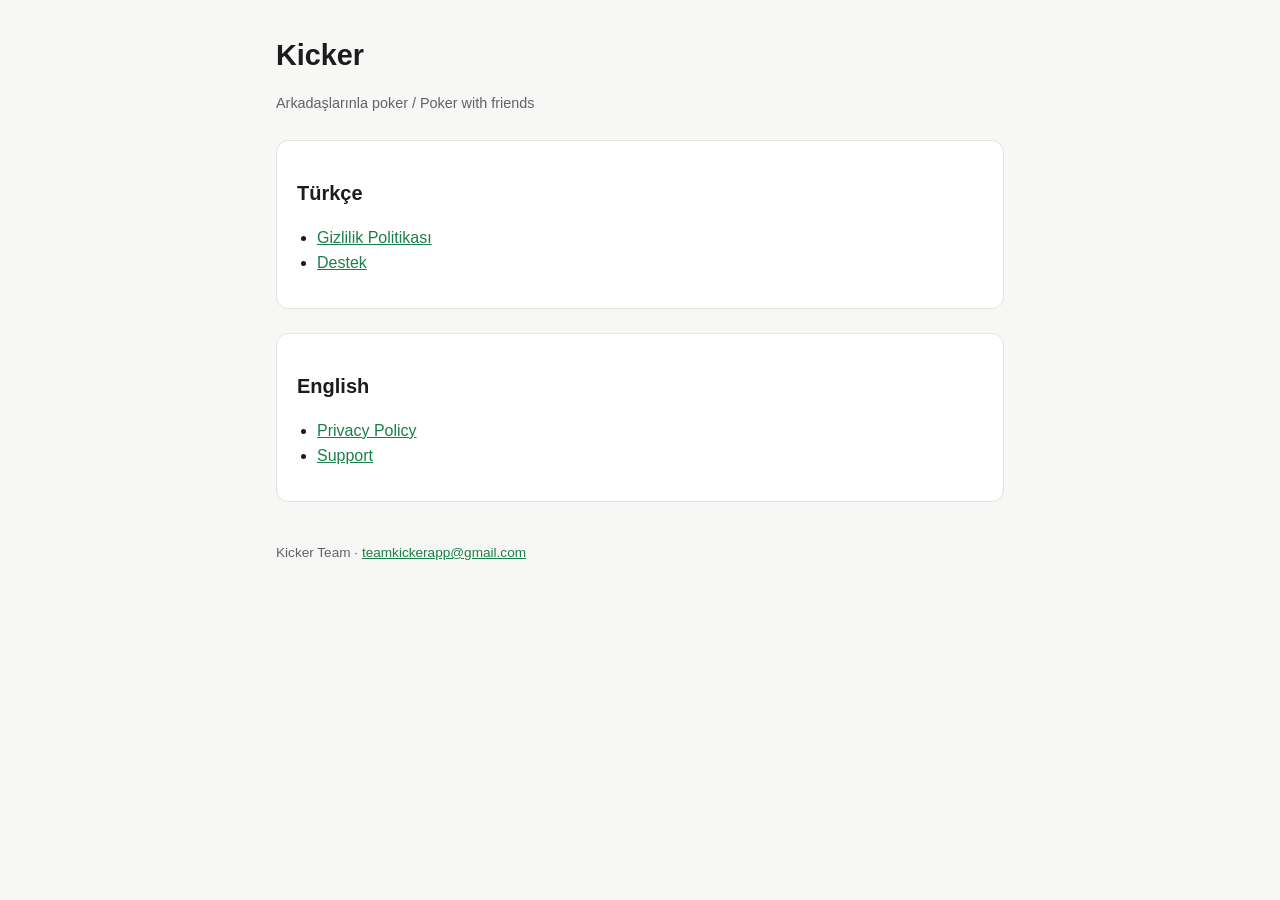
<file: index.html>
<!doctype html>
<html lang="tr">
<head>
  <meta charset="utf-8">
  <meta name="viewport" content="width=device-width, initial-scale=1">
  <title>Kicker</title>
  <link rel="stylesheet" href="style.css">
</head>
<body>
<main>
  <header>
    <h1>Kicker</h1>
    <p class="muted">Arkadaşlarınla poker / Poker with friends</p>
  </header>

  <section class="card">
    <h2>Türkçe</h2>
    <ul>
      <li><a href="privacy.html#tr">Gizlilik Politikası</a></li>
      <li><a href="support.html#tr">Destek</a></li>
    </ul>
  </section>

  <section class="card">
    <h2>English</h2>
    <ul>
      <li><a href="privacy.html#en">Privacy Policy</a></li>
      <li><a href="support.html#en">Support</a></li>
    </ul>
  </section>

  <footer>Kicker Team · <a href="mailto:teamkickerapp@gmail.com">teamkickerapp@gmail.com</a></footer>
</main>
</body>
</html>
</file>
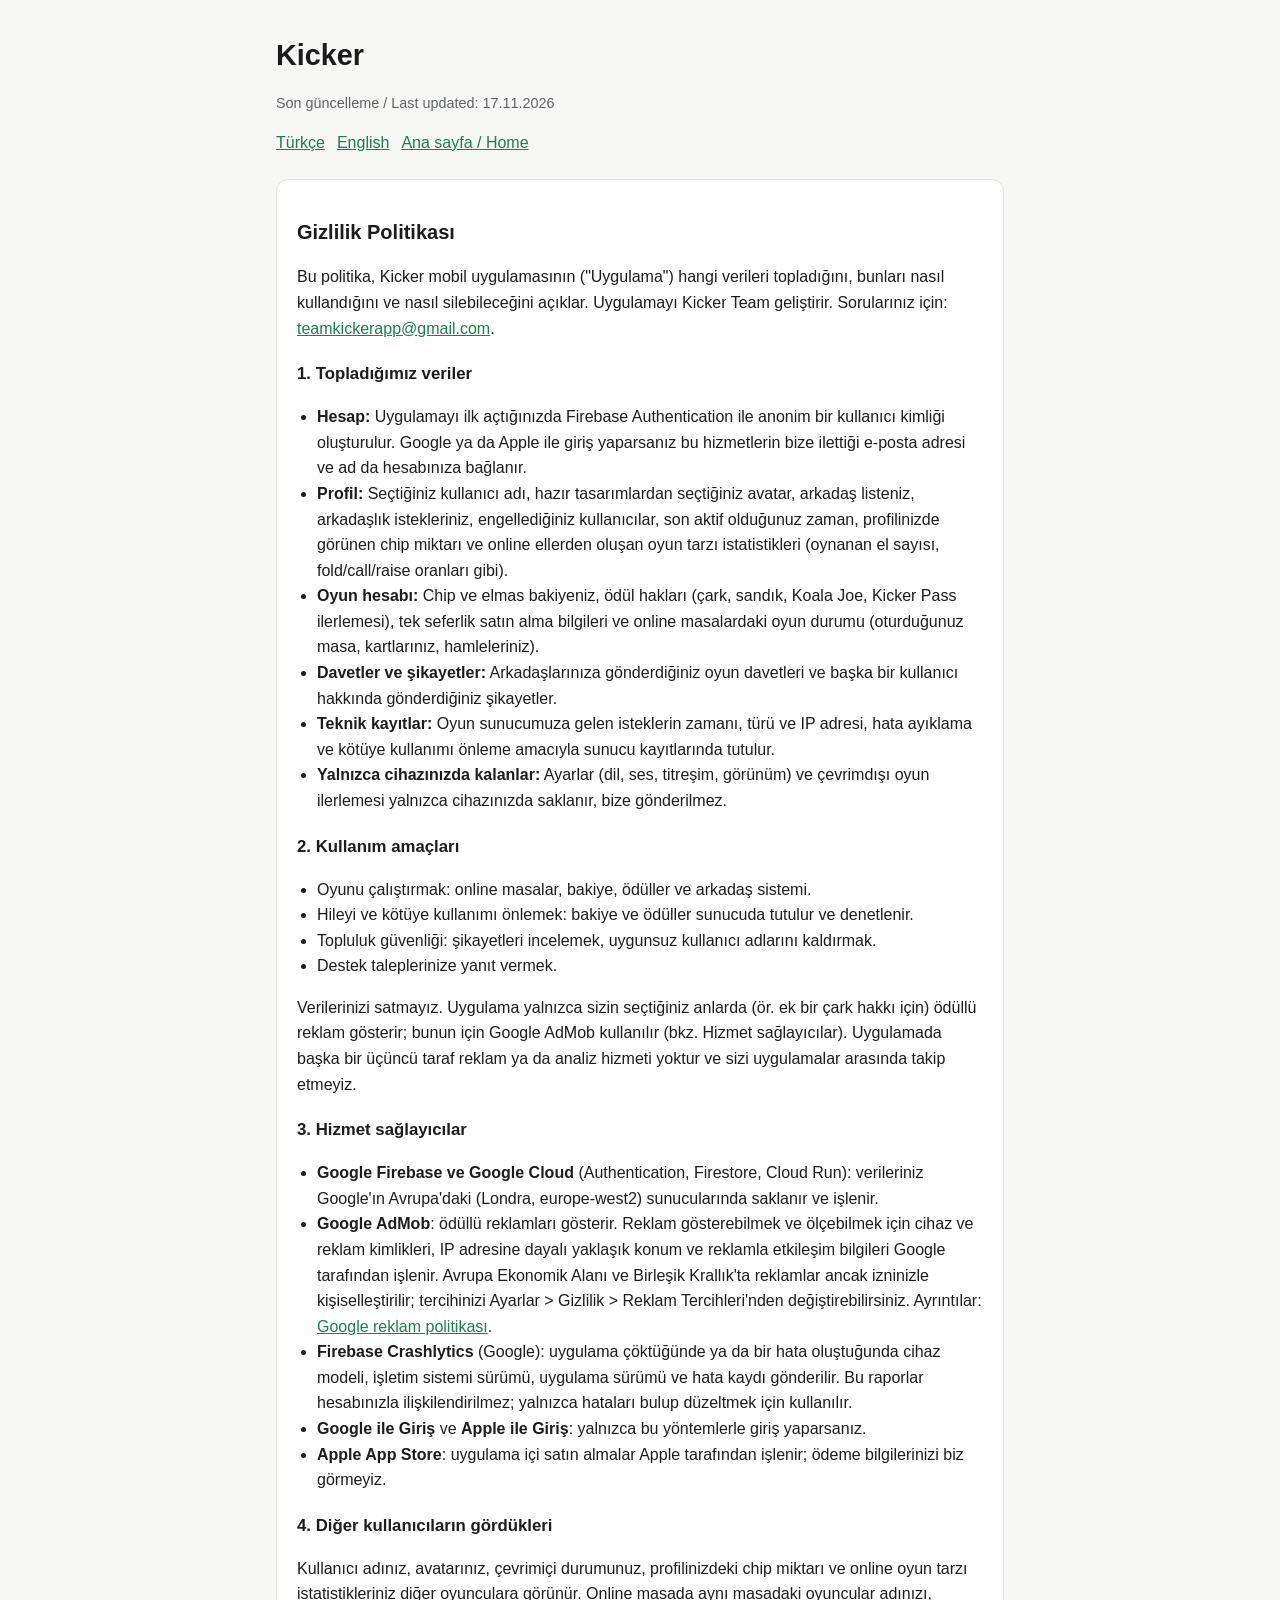
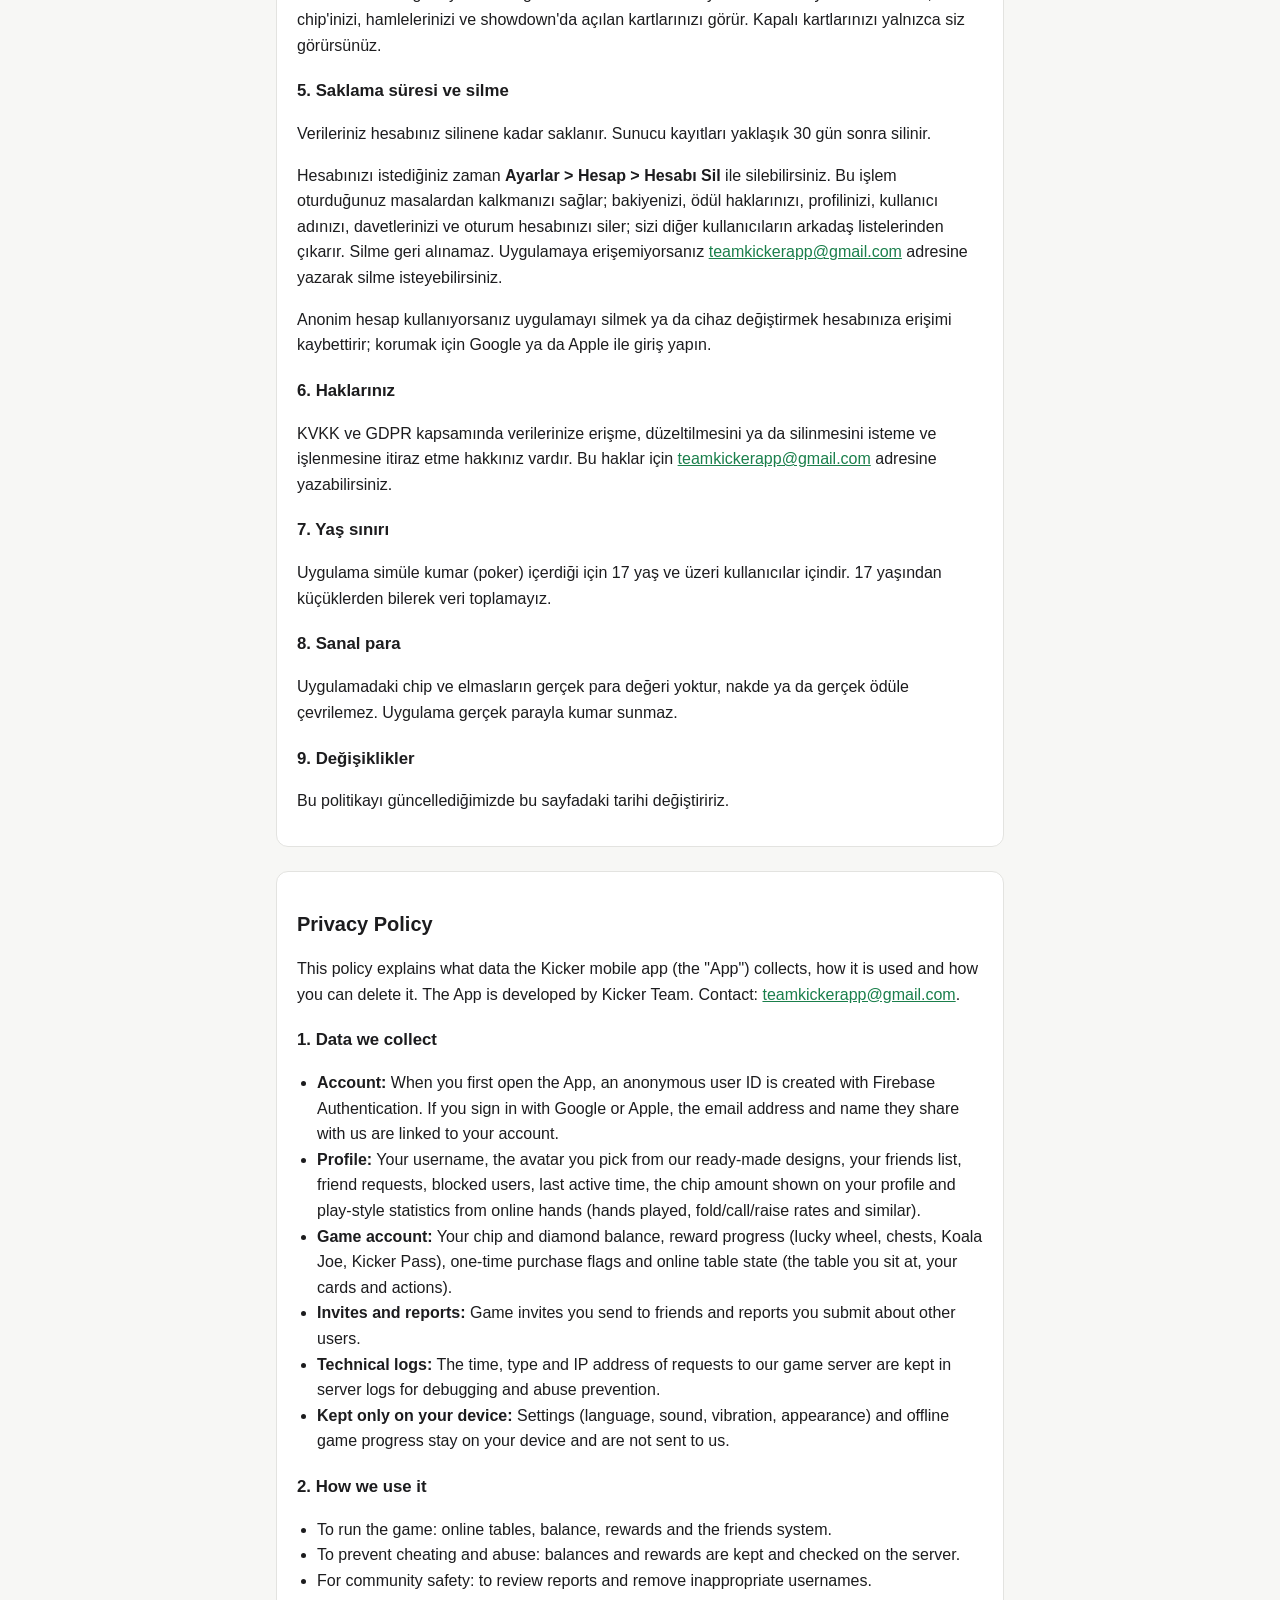
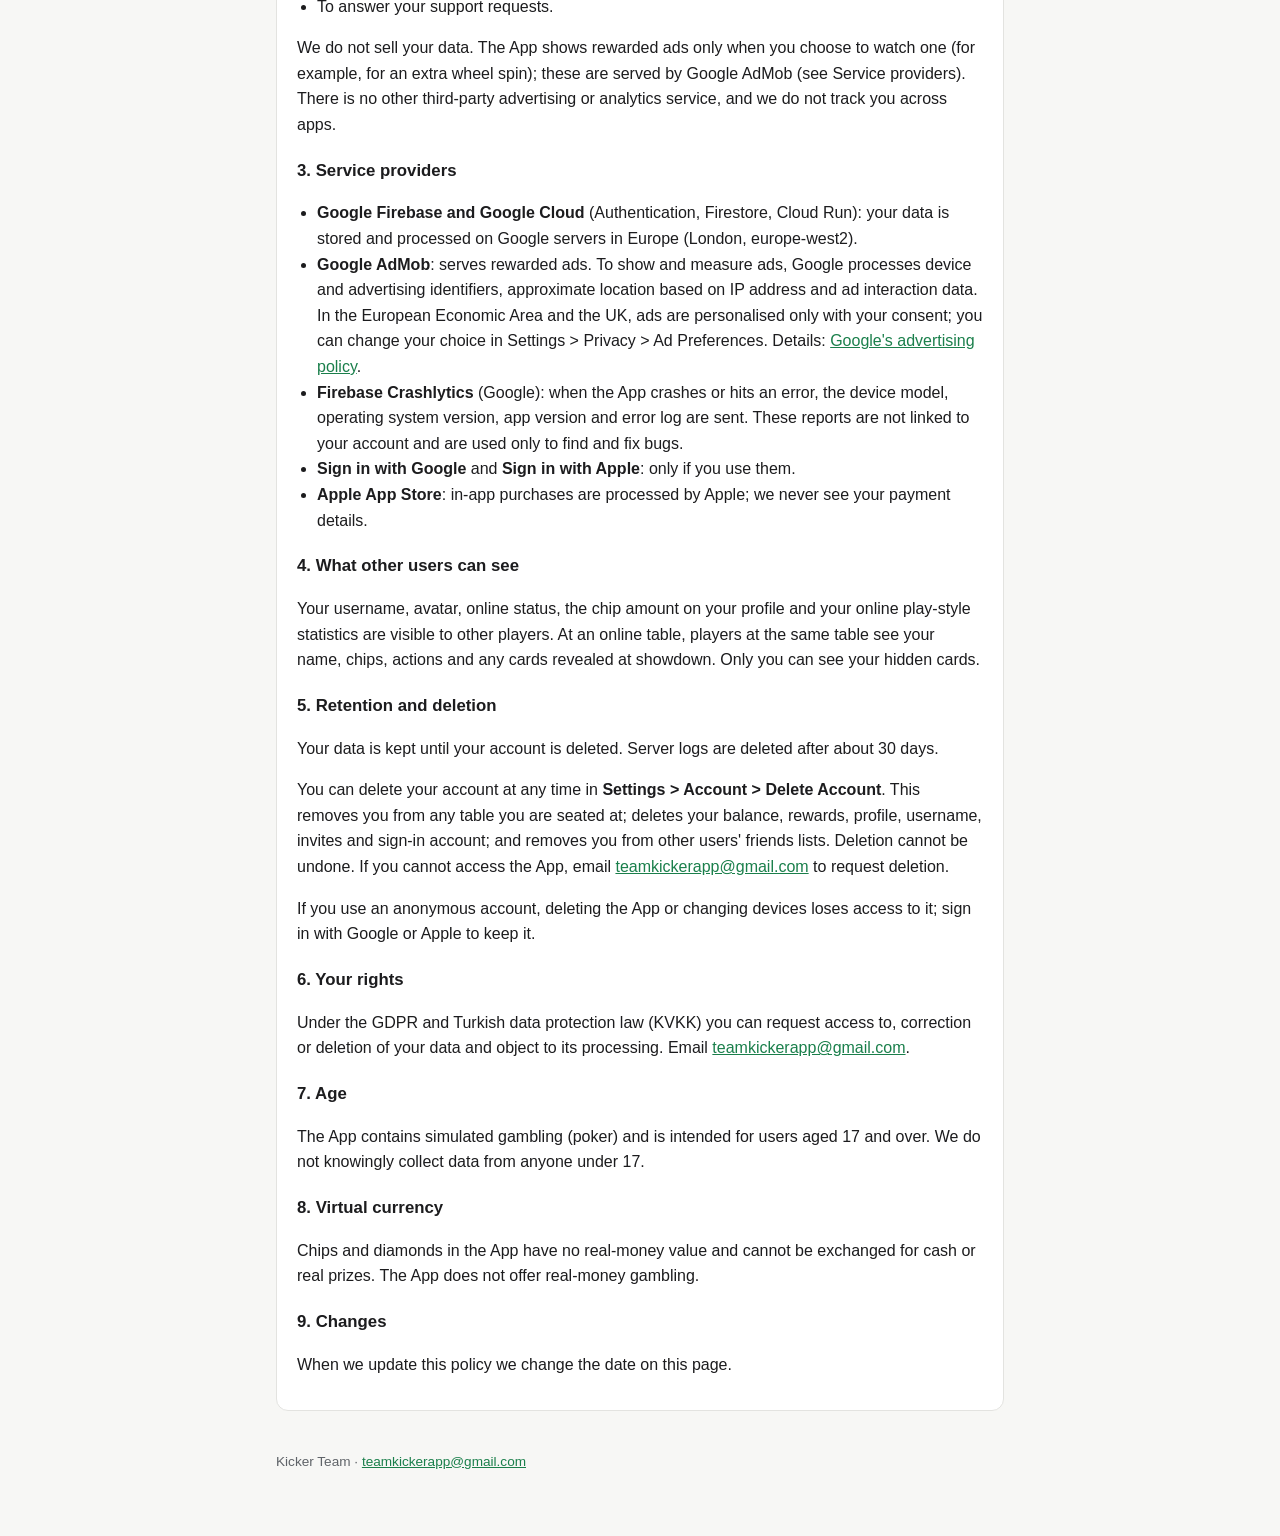
<file: privacy.html>
<!doctype html>
<html lang="tr">
<head>
  <meta charset="utf-8">
  <meta name="viewport" content="width=device-width, initial-scale=1">
  <title>Kicker Gizlilik Politikası / Privacy Policy</title>
  <link rel="stylesheet" href="style.css">
</head>
<body>
<main>
  <header>
    <h1>Kicker</h1>
    <p class="muted">Son güncelleme / Last updated: 17.11.2026</p>
    <nav class="lang"><a href="#tr">Türkçe</a><a href="#en">English</a><a href="index.html">Ana sayfa / Home</a></nav>
  </header>

  <!-- ===================== TÜRKÇE ===================== -->
  <section class="card" id="tr" lang="tr">
    <h2>Gizlilik Politikası</h2>
    <p>Bu politika, Kicker mobil uygulamasının ("Uygulama") hangi verileri topladığını, bunları nasıl kullandığını ve nasıl silebileceğini açıklar. Uygulamayı Kicker Team geliştirir. Sorularınız için: <a href="mailto:teamkickerapp@gmail.com">teamkickerapp@gmail.com</a>.</p>

    <h3>1. Topladığımız veriler</h3>
    <ul>
      <li><strong>Hesap:</strong> Uygulamayı ilk açtığınızda Firebase Authentication ile anonim bir kullanıcı kimliği oluşturulur. Google ya da Apple ile giriş yaparsanız bu hizmetlerin bize ilettiği e-posta adresi ve ad da hesabınıza bağlanır.</li>
      <li><strong>Profil:</strong> Seçtiğiniz kullanıcı adı, hazır tasarımlardan seçtiğiniz avatar, arkadaş listeniz, arkadaşlık istekleriniz, engellediğiniz kullanıcılar, son aktif olduğunuz zaman, profilinizde görünen chip miktarı ve online ellerden oluşan oyun tarzı istatistikleri (oynanan el sayısı, fold/call/raise oranları gibi).</li>
      <li><strong>Oyun hesabı:</strong> Chip ve elmas bakiyeniz, ödül hakları (çark, sandık, Koala Joe, Kicker Pass ilerlemesi), tek seferlik satın alma bilgileri ve online masalardaki oyun durumu (oturduğunuz masa, kartlarınız, hamleleriniz).</li>
      <li><strong>Davetler ve şikayetler:</strong> Arkadaşlarınıza gönderdiğiniz oyun davetleri ve başka bir kullanıcı hakkında gönderdiğiniz şikayetler.</li>
      <li><strong>Teknik kayıtlar:</strong> Oyun sunucumuza gelen isteklerin zamanı, türü ve IP adresi, hata ayıklama ve kötüye kullanımı önleme amacıyla sunucu kayıtlarında tutulur.</li>
      <li><strong>Yalnızca cihazınızda kalanlar:</strong> Ayarlar (dil, ses, titreşim, görünüm) ve çevrimdışı oyun ilerlemesi yalnızca cihazınızda saklanır, bize gönderilmez.</li>
    </ul>

    <h3>2. Kullanım amaçları</h3>
    <ul>
      <li>Oyunu çalıştırmak: online masalar, bakiye, ödüller ve arkadaş sistemi.</li>
      <li>Hileyi ve kötüye kullanımı önlemek: bakiye ve ödüller sunucuda tutulur ve denetlenir.</li>
      <li>Topluluk güvenliği: şikayetleri incelemek, uygunsuz kullanıcı adlarını kaldırmak.</li>
      <li>Destek taleplerinize yanıt vermek.</li>
    </ul>
    <p>Verilerinizi satmayız. Uygulama yalnızca sizin seçtiğiniz anlarda (ör. ek bir çark hakkı için) ödüllü reklam gösterir; bunun için Google AdMob kullanılır (bkz. Hizmet sağlayıcılar). Uygulamada başka bir üçüncü taraf reklam ya da analiz hizmeti yoktur ve sizi uygulamalar arasında takip etmeyiz.</p>

    <h3>3. Hizmet sağlayıcılar</h3>
    <ul>
      <li><strong>Google Firebase ve Google Cloud</strong> (Authentication, Firestore, Cloud Run): verileriniz Google'ın Avrupa'daki (Londra, europe-west2) sunucularında saklanır ve işlenir.</li>
      <li><strong>Google AdMob</strong>: ödüllü reklamları gösterir. Reklam gösterebilmek ve ölçebilmek için cihaz ve reklam kimlikleri, IP adresine dayalı yaklaşık konum ve reklamla etkileşim bilgileri Google tarafından işlenir. Avrupa Ekonomik Alanı ve Birleşik Krallık'ta reklamlar ancak izninizle kişiselleştirilir; tercihinizi Ayarlar &gt; Gizlilik &gt; Reklam Tercihleri'nden değiştirebilirsiniz. Ayrıntılar: <a href="https://policies.google.com/technologies/ads">Google reklam politikası</a>.</li>
      <li><strong>Firebase Crashlytics</strong> (Google): uygulama çöktüğünde ya da bir hata oluştuğunda cihaz modeli, işletim sistemi sürümü, uygulama sürümü ve hata kaydı gönderilir. Bu raporlar hesabınızla ilişkilendirilmez; yalnızca hataları bulup düzeltmek için kullanılır.</li>
      <li><strong>Google ile Giriş</strong> ve <strong>Apple ile Giriş</strong>: yalnızca bu yöntemlerle giriş yaparsanız.</li>
      <li><strong>Apple App Store</strong>: uygulama içi satın almalar Apple tarafından işlenir; ödeme bilgilerinizi biz görmeyiz.</li>
    </ul>

    <h3>4. Diğer kullanıcıların gördükleri</h3>
    <p>Kullanıcı adınız, avatarınız, çevrimiçi durumunuz, profilinizdeki chip miktarı ve online oyun tarzı istatistikleriniz diğer oyunculara görünür. Online masada aynı masadaki oyuncular adınızı, chip'inizi, hamlelerinizi ve showdown'da açılan kartlarınızı görür. Kapalı kartlarınızı yalnızca siz görürsünüz.</p>

    <h3>5. Saklama süresi ve silme</h3>
    <p>Verileriniz hesabınız silinene kadar saklanır. Sunucu kayıtları yaklaşık 30 gün sonra silinir.</p>
    <p>Hesabınızı istediğiniz zaman <strong>Ayarlar &gt; Hesap &gt; Hesabı Sil</strong> ile silebilirsiniz. Bu işlem oturduğunuz masalardan kalkmanızı sağlar; bakiyenizi, ödül haklarınızı, profilinizi, kullanıcı adınızı, davetlerinizi ve oturum hesabınızı siler; sizi diğer kullanıcıların arkadaş listelerinden çıkarır. Silme geri alınamaz. Uygulamaya erişemiyorsanız <a href="mailto:teamkickerapp@gmail.com">teamkickerapp@gmail.com</a> adresine yazarak silme isteyebilirsiniz.</p>
    <p>Anonim hesap kullanıyorsanız uygulamayı silmek ya da cihaz değiştirmek hesabınıza erişimi kaybettirir; korumak için Google ya da Apple ile giriş yapın.</p>

    <h3>6. Haklarınız</h3>
    <p>KVKK ve GDPR kapsamında verilerinize erişme, düzeltilmesini ya da silinmesini isteme ve işlenmesine itiraz etme hakkınız vardır. Bu haklar için <a href="mailto:teamkickerapp@gmail.com">teamkickerapp@gmail.com</a> adresine yazabilirsiniz.</p>

    <h3>7. Yaş sınırı</h3>
    <p>Uygulama simüle kumar (poker) içerdiği için 17 yaş ve üzeri kullanıcılar içindir. 17 yaşından küçüklerden bilerek veri toplamayız.</p>

    <h3>8. Sanal para</h3>
    <p>Uygulamadaki chip ve elmasların gerçek para değeri yoktur, nakde ya da gerçek ödüle çevrilemez. Uygulama gerçek parayla kumar sunmaz.</p>

    <h3>9. Değişiklikler</h3>
    <p>Bu politikayı güncellediğimizde bu sayfadaki tarihi değiştiririz.</p>
  </section>

  <!-- ===================== ENGLISH ===================== -->
  <section class="card" id="en" lang="en">
    <h2>Privacy Policy</h2>
    <p>This policy explains what data the Kicker mobile app (the "App") collects, how it is used and how you can delete it. The App is developed by Kicker Team. Contact: <a href="mailto:teamkickerapp@gmail.com">teamkickerapp@gmail.com</a>.</p>

    <h3>1. Data we collect</h3>
    <ul>
      <li><strong>Account:</strong> When you first open the App, an anonymous user ID is created with Firebase Authentication. If you sign in with Google or Apple, the email address and name they share with us are linked to your account.</li>
      <li><strong>Profile:</strong> Your username, the avatar you pick from our ready-made designs, your friends list, friend requests, blocked users, last active time, the chip amount shown on your profile and play-style statistics from online hands (hands played, fold/call/raise rates and similar).</li>
      <li><strong>Game account:</strong> Your chip and diamond balance, reward progress (lucky wheel, chests, Koala Joe, Kicker Pass), one-time purchase flags and online table state (the table you sit at, your cards and actions).</li>
      <li><strong>Invites and reports:</strong> Game invites you send to friends and reports you submit about other users.</li>
      <li><strong>Technical logs:</strong> The time, type and IP address of requests to our game server are kept in server logs for debugging and abuse prevention.</li>
      <li><strong>Kept only on your device:</strong> Settings (language, sound, vibration, appearance) and offline game progress stay on your device and are not sent to us.</li>
    </ul>

    <h3>2. How we use it</h3>
    <ul>
      <li>To run the game: online tables, balance, rewards and the friends system.</li>
      <li>To prevent cheating and abuse: balances and rewards are kept and checked on the server.</li>
      <li>For community safety: to review reports and remove inappropriate usernames.</li>
      <li>To answer your support requests.</li>
    </ul>
    <p>We do not sell your data. The App shows rewarded ads only when you choose to watch one (for example, for an extra wheel spin); these are served by Google AdMob (see Service providers). There is no other third-party advertising or analytics service, and we do not track you across apps.</p>

    <h3>3. Service providers</h3>
    <ul>
      <li><strong>Google Firebase and Google Cloud</strong> (Authentication, Firestore, Cloud Run): your data is stored and processed on Google servers in Europe (London, europe-west2).</li>
      <li><strong>Google AdMob</strong>: serves rewarded ads. To show and measure ads, Google processes device and advertising identifiers, approximate location based on IP address and ad interaction data. In the European Economic Area and the UK, ads are personalised only with your consent; you can change your choice in Settings &gt; Privacy &gt; Ad Preferences. Details: <a href="https://policies.google.com/technologies/ads">Google's advertising policy</a>.</li>
      <li><strong>Firebase Crashlytics</strong> (Google): when the App crashes or hits an error, the device model, operating system version, app version and error log are sent. These reports are not linked to your account and are used only to find and fix bugs.</li>
      <li><strong>Sign in with Google</strong> and <strong>Sign in with Apple</strong>: only if you use them.</li>
      <li><strong>Apple App Store</strong>: in-app purchases are processed by Apple; we never see your payment details.</li>
    </ul>

    <h3>4. What other users can see</h3>
    <p>Your username, avatar, online status, the chip amount on your profile and your online play-style statistics are visible to other players. At an online table, players at the same table see your name, chips, actions and any cards revealed at showdown. Only you can see your hidden cards.</p>

    <h3>5. Retention and deletion</h3>
    <p>Your data is kept until your account is deleted. Server logs are deleted after about 30 days.</p>
    <p>You can delete your account at any time in <strong>Settings &gt; Account &gt; Delete Account</strong>. This removes you from any table you are seated at; deletes your balance, rewards, profile, username, invites and sign-in account; and removes you from other users' friends lists. Deletion cannot be undone. If you cannot access the App, email <a href="mailto:teamkickerapp@gmail.com">teamkickerapp@gmail.com</a> to request deletion.</p>
    <p>If you use an anonymous account, deleting the App or changing devices loses access to it; sign in with Google or Apple to keep it.</p>

    <h3>6. Your rights</h3>
    <p>Under the GDPR and Turkish data protection law (KVKK) you can request access to, correction or deletion of your data and object to its processing. Email <a href="mailto:teamkickerapp@gmail.com">teamkickerapp@gmail.com</a>.</p>

    <h3>7. Age</h3>
    <p>The App contains simulated gambling (poker) and is intended for users aged 17 and over. We do not knowingly collect data from anyone under 17.</p>

    <h3>8. Virtual currency</h3>
    <p>Chips and diamonds in the App have no real-money value and cannot be exchanged for cash or real prizes. The App does not offer real-money gambling.</p>

    <h3>9. Changes</h3>
    <p>When we update this policy we change the date on this page.</p>
  </section>

  <footer>Kicker Team · <a href="mailto:teamkickerapp@gmail.com">teamkickerapp@gmail.com</a></footer>
</main>
</body>
</html>
</file>
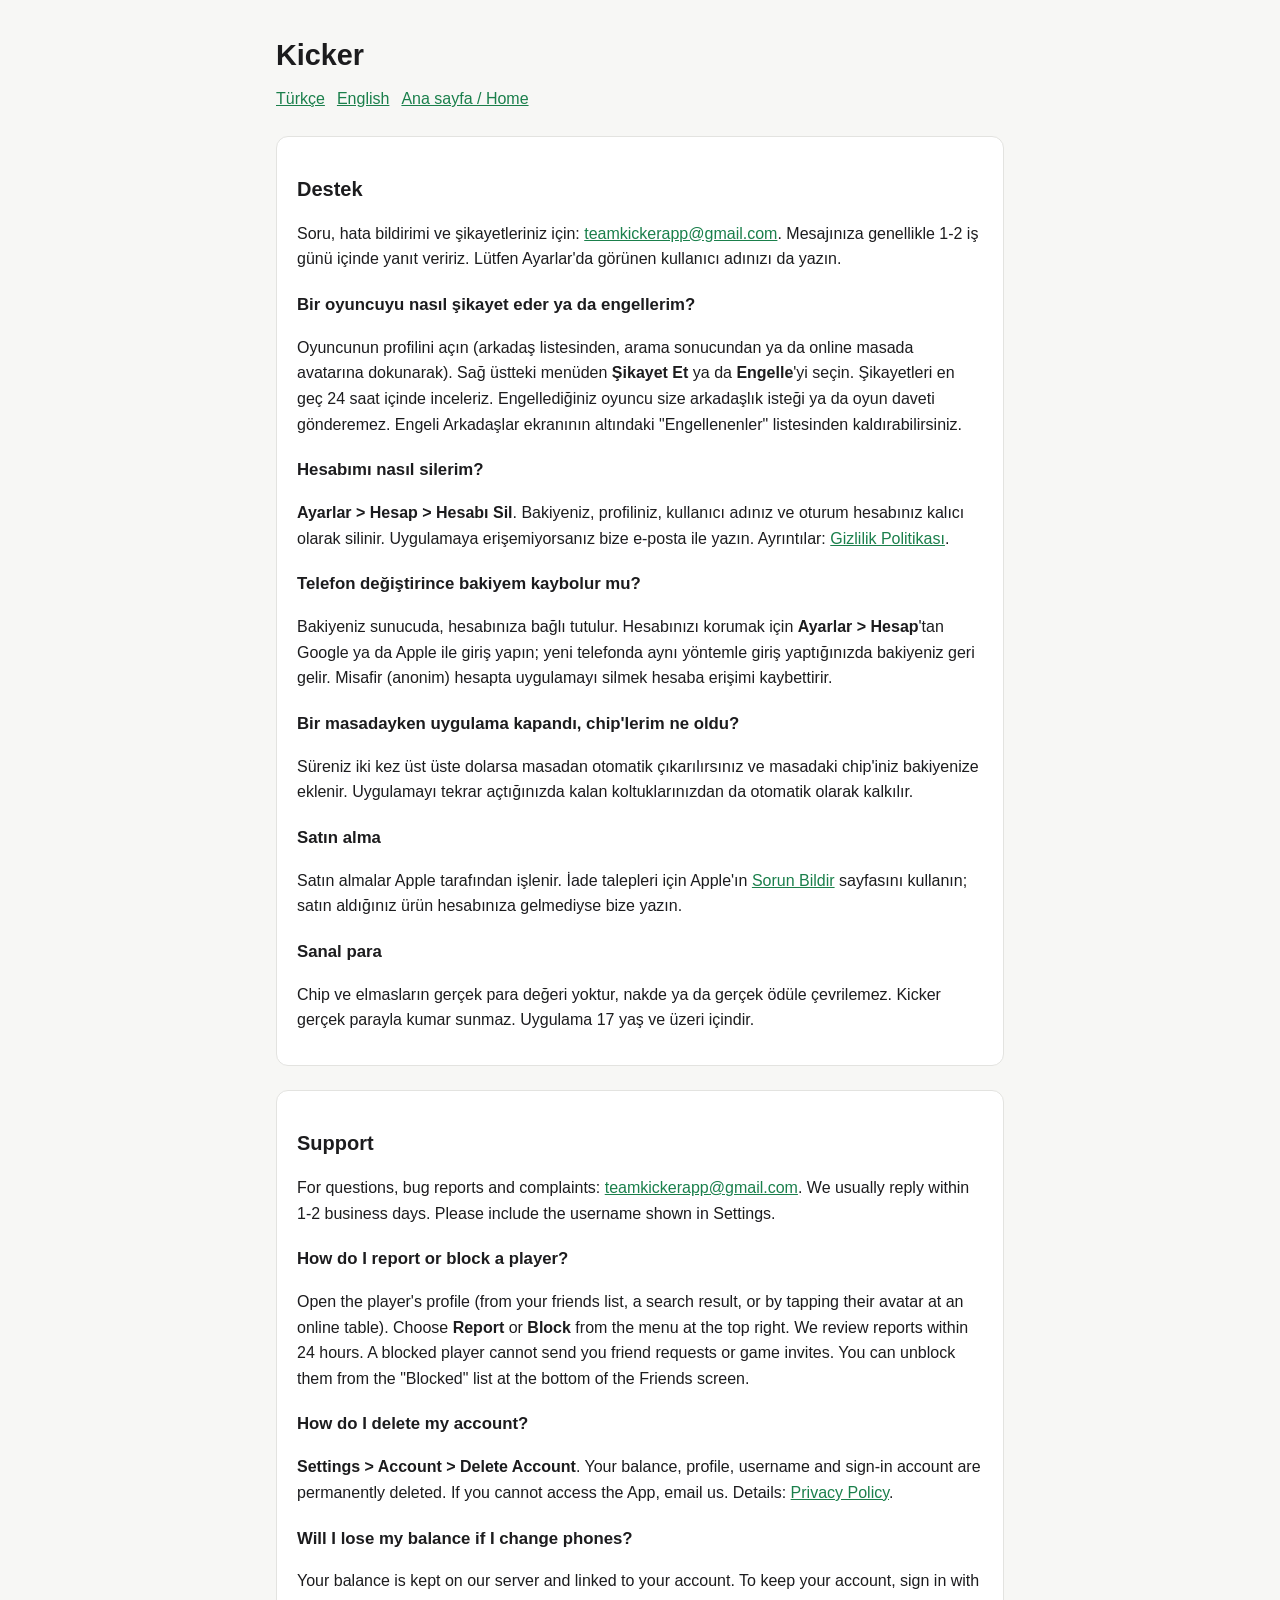
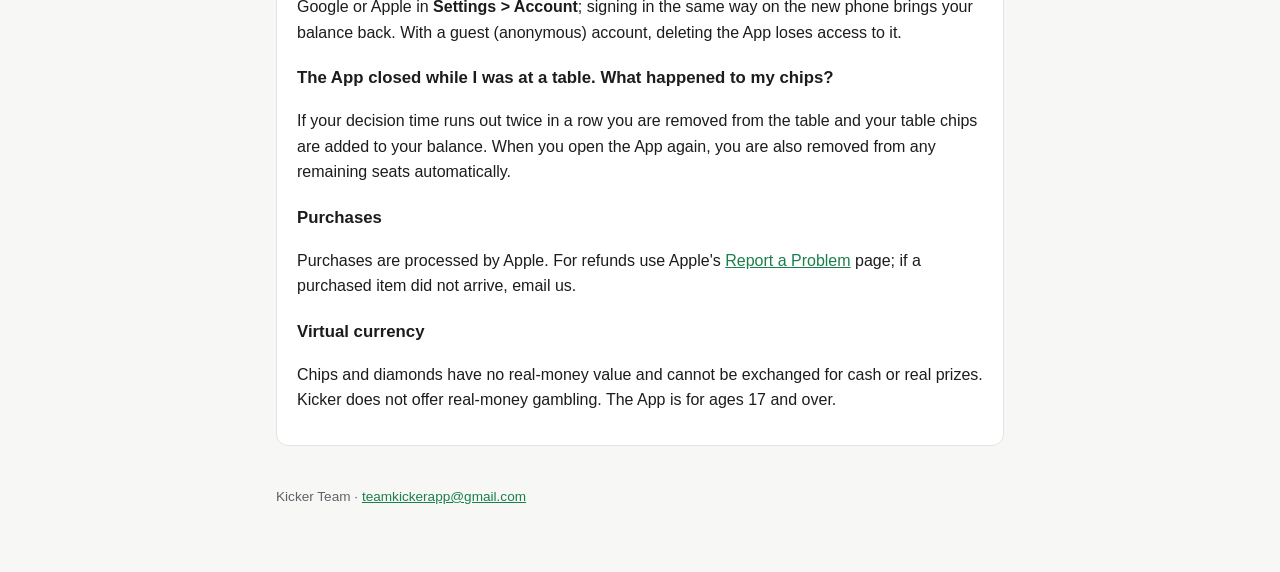
<file: support.html>
<!doctype html>
<html lang="tr">
<head>
  <meta charset="utf-8">
  <meta name="viewport" content="width=device-width, initial-scale=1">
  <title>Kicker Destek / Support</title>
  <link rel="stylesheet" href="style.css">
</head>
<body>
<main>
  <header>
    <h1>Kicker</h1>
    <nav class="lang"><a href="#tr">Türkçe</a><a href="#en">English</a><a href="index.html">Ana sayfa / Home</a></nav>
  </header>

  <section class="card" id="tr" lang="tr">
    <h2>Destek</h2>
    <p>Soru, hata bildirimi ve şikayetleriniz için: <a href="mailto:teamkickerapp@gmail.com">teamkickerapp@gmail.com</a>. Mesajınıza genellikle 1-2 iş günü içinde yanıt veririz. Lütfen Ayarlar'da görünen kullanıcı adınızı da yazın.</p>

    <h3>Bir oyuncuyu nasıl şikayet eder ya da engellerim?</h3>
    <p>Oyuncunun profilini açın (arkadaş listesinden, arama sonucundan ya da online masada avatarına dokunarak). Sağ üstteki menüden <strong>Şikayet Et</strong> ya da <strong>Engelle</strong>'yi seçin. Şikayetleri en geç 24 saat içinde inceleriz. Engellediğiniz oyuncu size arkadaşlık isteği ya da oyun daveti gönderemez. Engeli Arkadaşlar ekranının altındaki "Engellenenler" listesinden kaldırabilirsiniz.</p>

    <h3>Hesabımı nasıl silerim?</h3>
    <p><strong>Ayarlar &gt; Hesap &gt; Hesabı Sil</strong>. Bakiyeniz, profiliniz, kullanıcı adınız ve oturum hesabınız kalıcı olarak silinir. Uygulamaya erişemiyorsanız bize e-posta ile yazın. Ayrıntılar: <a href="privacy.html#tr">Gizlilik Politikası</a>.</p>

    <h3>Telefon değiştirince bakiyem kaybolur mu?</h3>
    <p>Bakiyeniz sunucuda, hesabınıza bağlı tutulur. Hesabınızı korumak için <strong>Ayarlar &gt; Hesap</strong>'tan Google ya da Apple ile giriş yapın; yeni telefonda aynı yöntemle giriş yaptığınızda bakiyeniz geri gelir. Misafir (anonim) hesapta uygulamayı silmek hesaba erişimi kaybettirir.</p>

    <h3>Bir masadayken uygulama kapandı, chip'lerim ne oldu?</h3>
    <p>Süreniz iki kez üst üste dolarsa masadan otomatik çıkarılırsınız ve masadaki chip'iniz bakiyenize eklenir. Uygulamayı tekrar açtığınızda kalan koltuklarınızdan da otomatik olarak kalkılır.</p>

    <h3>Satın alma</h3>
    <p>Satın almalar Apple tarafından işlenir. İade talepleri için Apple'ın <a href="https://reportaproblem.apple.com">Sorun Bildir</a> sayfasını kullanın; satın aldığınız ürün hesabınıza gelmediyse bize yazın.</p>

    <h3>Sanal para</h3>
    <p>Chip ve elmasların gerçek para değeri yoktur, nakde ya da gerçek ödüle çevrilemez. Kicker gerçek parayla kumar sunmaz. Uygulama 17 yaş ve üzeri içindir.</p>
  </section>

  <section class="card" id="en" lang="en">
    <h2>Support</h2>
    <p>For questions, bug reports and complaints: <a href="mailto:teamkickerapp@gmail.com">teamkickerapp@gmail.com</a>. We usually reply within 1-2 business days. Please include the username shown in Settings.</p>

    <h3>How do I report or block a player?</h3>
    <p>Open the player's profile (from your friends list, a search result, or by tapping their avatar at an online table). Choose <strong>Report</strong> or <strong>Block</strong> from the menu at the top right. We review reports within 24 hours. A blocked player cannot send you friend requests or game invites. You can unblock them from the "Blocked" list at the bottom of the Friends screen.</p>

    <h3>How do I delete my account?</h3>
    <p><strong>Settings &gt; Account &gt; Delete Account</strong>. Your balance, profile, username and sign-in account are permanently deleted. If you cannot access the App, email us. Details: <a href="privacy.html#en">Privacy Policy</a>.</p>

    <h3>Will I lose my balance if I change phones?</h3>
    <p>Your balance is kept on our server and linked to your account. To keep your account, sign in with Google or Apple in <strong>Settings &gt; Account</strong>; signing in the same way on the new phone brings your balance back. With a guest (anonymous) account, deleting the App loses access to it.</p>

    <h3>The App closed while I was at a table. What happened to my chips?</h3>
    <p>If your decision time runs out twice in a row you are removed from the table and your table chips are added to your balance. When you open the App again, you are also removed from any remaining seats automatically.</p>

    <h3>Purchases</h3>
    <p>Purchases are processed by Apple. For refunds use Apple's <a href="https://reportaproblem.apple.com">Report a Problem</a> page; if a purchased item did not arrive, email us.</p>

    <h3>Virtual currency</h3>
    <p>Chips and diamonds have no real-money value and cannot be exchanged for cash or real prizes. Kicker does not offer real-money gambling. The App is for ages 17 and over.</p>
  </section>

  <footer>Kicker Team · <a href="mailto:teamkickerapp@gmail.com">teamkickerapp@gmail.com</a></footer>
</main>
</body>
</html>
</file>
<file: style.css>
:root {
  --bg: #f7f7f5;
  --surface: #ffffff;
  --text: #1c1c1e;
  --muted: #5f6368;
  --accent: #1a7f4b;
  --border: #e3e3e0;
}

@media (prefers-color-scheme: dark) {
  :root {
    --bg: #111413;
    --surface: #1a1e1c;
    --text: #ececec;
    --muted: #a5aaa7;
    --accent: #4cc38a;
    --border: #2b302d;
  }
}

* {
  box-sizing: border-box;
}

body {
  margin: 0;
  background: var(--bg);
  color: var(--text);
  font: 16px/1.6 -apple-system, BlinkMacSystemFont, "Segoe UI", Roboto,
    Helvetica, Arial, sans-serif;
}

main {
  max-width: 760px;
  margin: 0 auto;
  padding: 32px 16px 64px;
}

header {
  margin-bottom: 24px;
}

h1 {
  font-size: 1.8rem;
  margin: 0 0 4px;
}

h2 {
  font-size: 1.25rem;
  margin: 32px 0 8px;
}

h3 {
  font-size: 1.05rem;
  margin: 20px 0 6px;
}

p,
li {
  color: var(--text);
}

.muted {
  color: var(--muted);
  font-size: 0.9rem;
}

a {
  color: var(--accent);
}

nav.lang {
  display: flex;
  gap: 12px;
  margin: 8px 0 24px;
}

section.card {
  background: var(--surface);
  border: 1px solid var(--border);
  border-radius: 12px;
  padding: 4px 20px 16px;
  margin-bottom: 24px;
}

ul {
  padding-left: 20px;
}

footer {
  margin-top: 40px;
  color: var(--muted);
  font-size: 0.85rem;
}
</file>
